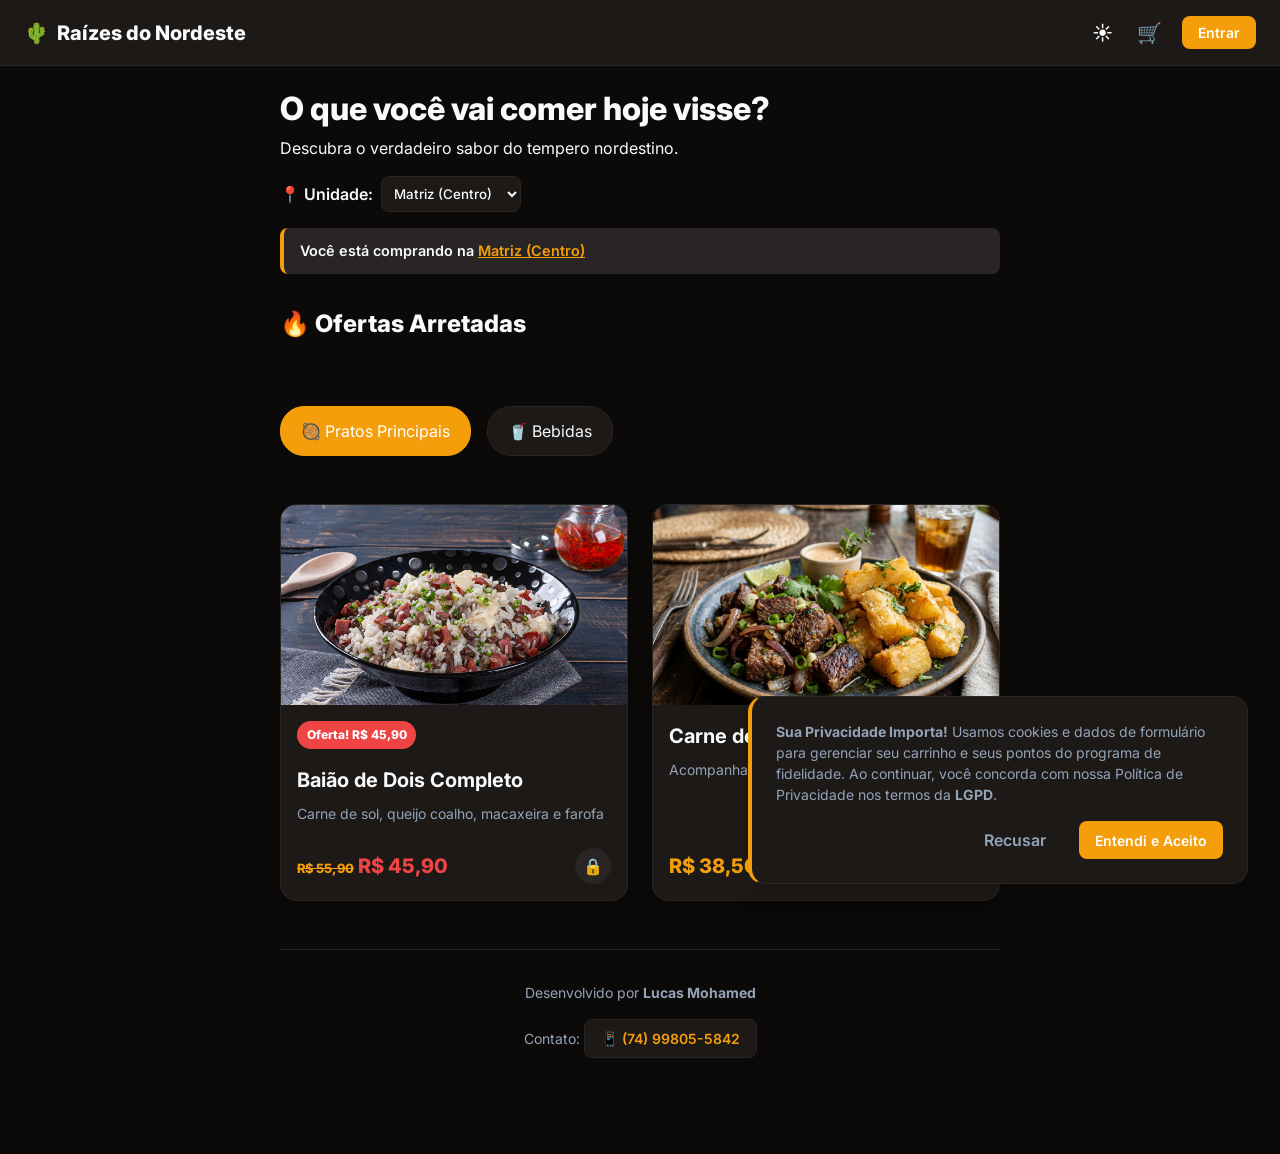
<file: index.html>
<!DOCTYPE html>
<html lang="pt-BR">
<head>
    <meta charset="UTF-8">
    <meta name="viewport" content="width=device-width, initial-scale=1.0, maximum-scale=1.0, user-scalable=no">
    <meta name="description" content="Raízes do Nordeste - Peça seu prato favorito com facilidade.">
    <title>Raízes do Nordeste | Pedidos</title>
    <!-- Google Fonts: Inter -> Premium Modern Look -->
    <link href="https://fonts.googleapis.com/css2?family=Inter:wght@400;500;600;700;800&display=swap" rel="stylesheet">
    <link rel="stylesheet" href="css/style.css">
</head>
<body class="dark-mode">

    <!-- Navbar -->
    <nav class="navbar">
        <div class="logo">
            <span class="icon">🌵</span> Raízes do Nordeste
        </div>
        <div class="nav-actions">
            <!-- Theme Toggle -->
            <button id="theme-toggle" class="btn-icon" aria-label="Alterar Tema">☀️</button>
            <!-- Cart Icon com Badge -->
            <button id="cart-toggle" class="btn-icon cart-trigger" aria-label="Abrir Carrinho">
                🛒 <span id="cart-badge" class="badge">0</span>
            </button>
            <button id="auth-btn" class="btn-primary-small">Entrar</button>
        </div>
    </nav>

    <!-- Main Container -->
    <main id="app-container" class="container">
        
        <!-- View: Cardápio (Padrão) -->
        <section id="view-menu" class="view active">
            
            <header class="home-header">
                <h1>O que você vai comer hoje visse?</h1>
                <p>Descubra o verdadeiro sabor do tempero nordestino.</p>
                <div class="unit-selector">
                    <label for="store-unit">📍 Unidade:</label>
                    <select id="store-unit" onchange="app.changeUnit()">
                        <option value="matriz">Matriz (Centro)</option>
                        <option value="shopping">Filial (Shopping)</option>
                    </select>
                </div>
                <!-- Banner de Unidade Selecionada -->
                <div id="active-unit-banner" class="active-unit-banner">
                    Você está comprando na <span id="current-unit-name">Matriz (Centro)</span>
                </div>
            </header>

            <!-- Seção de Promoções e Campanhas -->
            <div class="promotions-container">
                <h2 class="section-title">🔥 Ofertas Arretadas</h2>
                <div id="promotions-grid" class="promotions-grid">
                    <!-- Gerado via JS -->
                </div>
            </div>

            <!-- Categorias Horizontais -->
            <div class="categories-container">
                <ul id="categories-list" class="scroll-horizontal">
                    <!-- Gerado via JS -->
                </ul>
            </div>

            <!-- Lista de Produtos -->
            <div class="products-grid" id="products-grid">
                <!-- Gerado via JS -->
            </div>
        </section>

        <!-- View: Carrinho & Resumo -->
        <section id="view-cart" class="view hidden">
            <div class="view-header">
                <button class="back-btn" onclick="app.showView('view-menu')">⬅ Voltar</button>
                <h2>Seu Pedido</h2>
            </div>
            
            <div id="cart-items" class="cart-items-list">
                <!-- Itens gerados via JS -->
                <p class="empty-msg">Seu carrinho está vazio.</p>
            </div>

            <!-- Banner de Fidelidade -->
            <div class="loyalty-banner" id="loyalty-banner" style="display: none;">
                <div class="loyalty-info">
                    <span class="icon">⭐</span>
                    <div>
                        <strong>Programa de Pontos</strong>
                        <p>Você tem <span id="user-points">0</span> pontos.</p>
                    </div>
                </div>
                <button id="apply-discount-btn" class="btn-secondary">Usar Desconto</button>
            </div>

            <div class="cart-summary">
                <div class="summary-line">
                    <span>Subtotal</span>
                    <span id="cart-subtotal">R$ 0,00</span>
                </div>
                <!-- Desconto se aplicado -->
                <div class="summary-line discount-line hidden" id="discount-display">
                    <span>Desconto (Fidelidade)</span>
                    <span id="cart-discount">- R$ 0,00</span>
                </div>
                <div class="summary-line total-line">
                    <span>Total</span>
                    <span id="cart-total">R$ 0,00</span>
                </div>
                <button class="btn-primary max-width" id="checkout-btn">Finalizar e Pagar</button>
            </div>
        </section>

        <!-- View: Pagamento Externo (Mock) -->
        <section id="view-payment" class="view hidden center-content">
            <div class="payment-modal">
                <div class="view-header">
                    <button class="back-btn" onclick="app.showView('view-cart')">⬅ Voltar</button>
                    <h2>Pagamento</h2>
                </div>
                <p class="text-muted">Total a pagar: <strong id="pay-total-amount" class="text-accent">R$ 0,00</strong></p>
                
                <div class="payment-options">
                    <button class="btn-pay apple" onclick="app.processPayment('Apple/Google Pay')">💳 Pagar com Apple Pay</button>
                    <button class="btn-pay pix" onclick="app.processPayment('Pix')">❖ Pagar com Pix</button>
                    <button class="btn-pay card" onclick="app.processPayment('Cartão de Crédito')">🛒 Pagar com Cartão</button>
                </div>

                <div id="payment-loader" class="loader hidden">
                    <div class="spinner"></div>
                    <p>Processando pagamento junto à operadora...</p>
                </div>
                
                <div id="payment-success" class="success-message hidden">
                    <div class="check-icon">✓</div>
                    <h3>Pagamento Aprovado!</h3>
                    <p>Seu pedido está sendo preparado na cozinha.</p>
                    <button class="btn-primary mt-2" onclick="app.closeOrder()">Acompanhar Pedido</button>
                </div>
            </div>
        </section>

        <!-- View: Status do Pedido -->
        <section id="view-status" class="view hidden center-content">
            <h2>Status do Pedido #<span id="order-number">0000</span></h2>
            <div class="status-tracker">
                <div class="step active">Recebido</div>
                <div class="step">Preparando</div>
                <div class="step">Pronto para Retirada</div>
            </div>
            <p class="mt-2 text-muted">Você ganhou <span id="earned-points" class="text-accent">0</span> pontos com esta compra!</p>
            <button class="btn-secondary mt-2" onclick="window.location.reload()">Novo Pedido</button>
        </section>

        <!-- View: Perfil do Usuário (Novo) -->
        <section id="view-profile" class="view hidden">
            <div class="view-header">
                <button class="back-btn" onclick="app.showView('view-menu')">⬅ Voltar</button>
                <h2>Meu Perfil</h2>
            </div>
            <div class="profile-card">
                <div class="profile-header">
                    <div class="avatar">👤</div>
                    <div>
                        <h3 id="profile-name">Nome do Usuário</h3>
                        <p class="text-muted" id="profile-email">email@exemplo.com</p>
                    </div>
                </div>
                <div class="profile-details">
                    <div class="detail-item"><strong>📍 Endereço:</strong> <span id="profile-address">-</span></div>
                    <div class="detail-item"><strong>📱 Telefone:</strong> <span id="profile-phone">-</span></div>
                    <div class="detail-item"><strong>🆔 CPF:</strong> <span id="profile-cpf">-</span></div>
                    <div class="detail-item"><strong>⭐ Pontos Fidelidade:</strong> <span id="profile-points">0</span></div>
                </div>
                <button class="btn-secondary max-width mt-2" onclick="app.toggleAuthMock()">Sair da Conta</button>
            </div>
        </section>

        <!-- Footer -->
        <footer class="app-footer">
            <p>Desenvolvido por <strong>Lucas Mohamed</strong></p>
            <p>Contato: <a href="https://wa.me/5574998055842" target="_blank" class="footer-link">📱 (74) 99805-5842</a></p>
        </footer>

    </main>

    <!-- Barra de Navegação Inferior (Mobile App Feel) -->
    <nav class="bottom-nav">
        <a href="#" class="nav-item active" onclick="app.showView('view-menu')">
            <span>🏠</span>
            <small>Início</small>
        </a>
        <a href="#" class="nav-item" onclick="app.showView('view-profile')">
            <span>👤</span>
            <small>Perfil</small>
        </a>
        <a href="#" class="nav-item cart-trigger" onclick="app.showView('view-cart')">
            <span>🛒</span>
            <small>Carrinho</small>
        </a>
    </nav>

    <!-- LGPD Consent Banner -->
    <div id="lgpd-banner" class="lgpd-banner hidden">
        <div class="lgpd-content">
            <p><strong>Sua Privacidade Importa!</strong> Usamos cookies e dados de formulário para gerenciar seu carrinho e seus pontos do programa de fidelidade. Ao continuar, você concorda com nossa Política de Privacidade nos termos da <strong>LGPD</strong>.</p>
            <div class="lgpd-actions">
                <button class="btn-ghost" id="lgpd-decline">Recusar</button>
                <button class="btn-primary-small" id="lgpd-accept">Entendi e Aceito</button>
            </div>
        </div>
    </div>

    <!-- Scripts -->
    <script src="js/data.js"></script>
    <script src="js/app.js"></script>

    <!-- Modal de Autenticação (Cadastro/Login) -->
    <div id="auth-modal" class="modal hidden">
        <div class="modal-content">
            <button class="close-modal" aria-label="Fechar" onclick="app.closeAuthModal()">×</button>
            <div id="auth-form-container">
                <h2 id="auth-modal-title">Bem-vindo visse?</h2>
                <p id="auth-modal-desc">Faça seu login ou crie sua conta para ganhar pontos.</p>
                <form id="auth-form" onsubmit="app.handleAuthSubmit(event)">
                    <div class="form-group" id="name-group">
                        <label for="user-name">Nome Completo</label>
                        <input type="text" id="user-name" placeholder="Como quer ser chamado?">
                    </div>
                    <div class="form-group" id="phone-group">
                        <label for="user-phone">Telefone / WhatsApp</label>
                        <input type="tel" id="user-phone" placeholder="(00) 00000-0000">
                    </div>
                    <div class="form-group">
                        <label for="user-email">E-mail</label>
                        <input type="email" id="user-email" required placeholder="seu@email.com">
                    </div>
                    <div class="form-group" id="cpf-group">
                        <label for="user-cpf">CPF</label>
                        <input type="text" id="user-cpf" placeholder="000.000.000-00">
                    </div>
                    <div class="form-group" id="address-group">
                        <label for="user-address">Endereço Completo</label>
                        <textarea id="user-address" rows="3" placeholder="Rua, número, bairro e ponto de referência"></textarea>
                    </div>
                    <div class="form-group">
                        <label for="user-pass">Senha</label>
                        <input type="password" id="user-pass" required placeholder="********">
                    </div>
                    <button type="submit" class="btn-primary" id="auth-submit-btn">Entrar</button>
                </form>
                <p class="auth-switch">Ainda não tem conta? <a href="#" onclick="app.switchAuthMode('register')">Cadastre-se</a></p>
            </div>
        </div>
    </div>
</body>
</html>
</file>
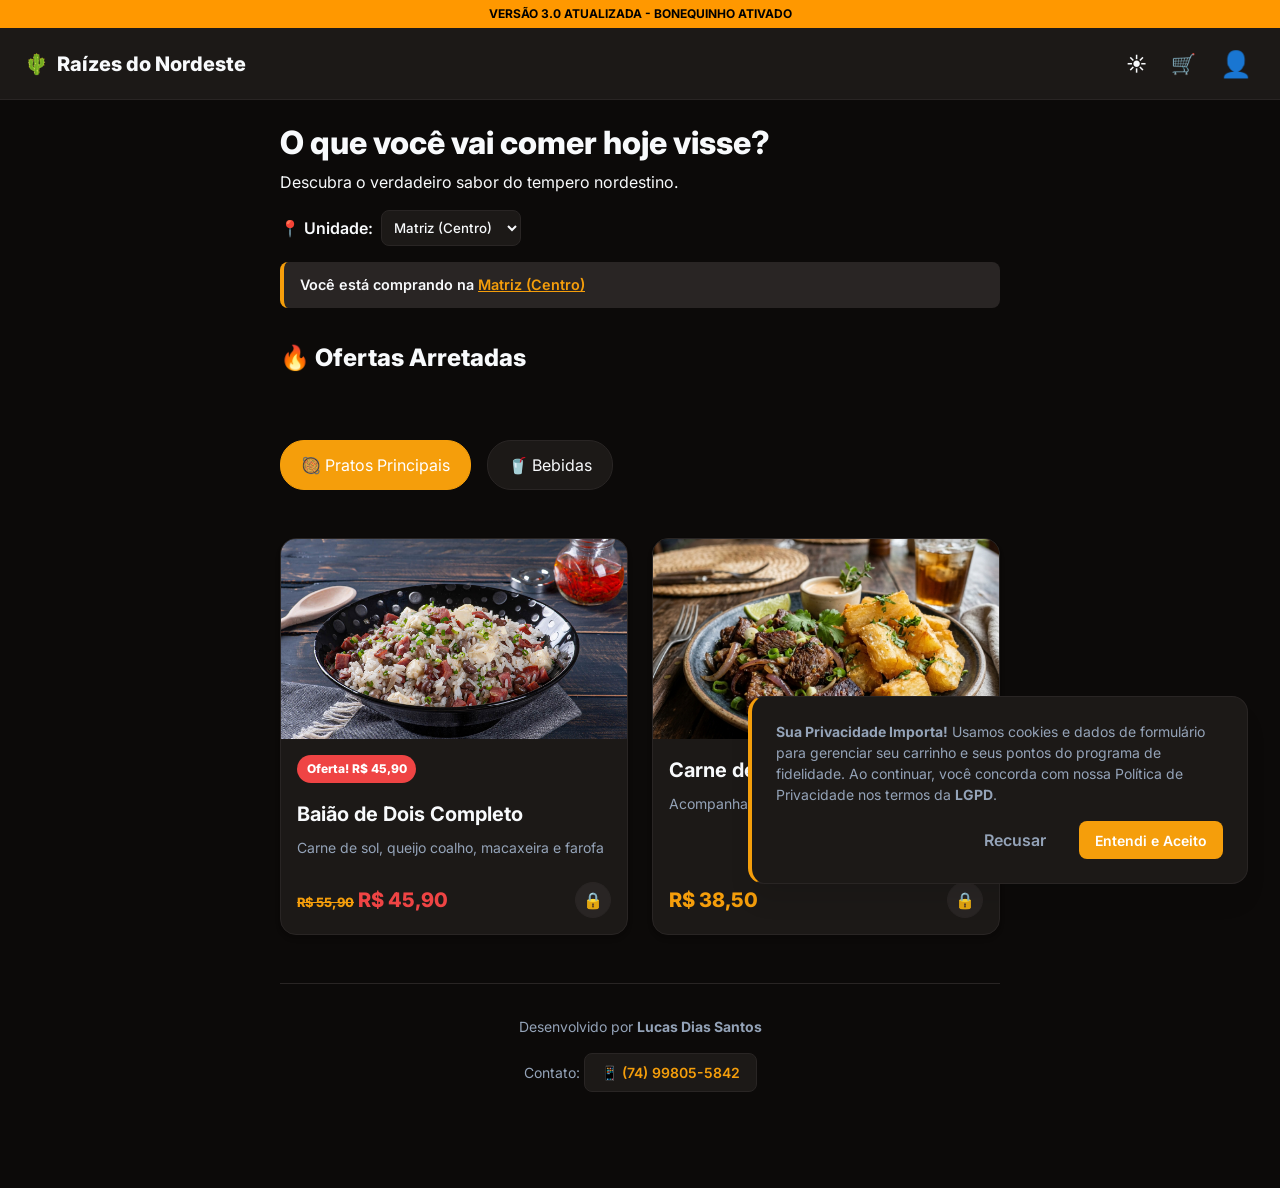
<file: index_novo.html>
<!DOCTYPE html>
<html lang="pt-BR">
<head>
    <meta charset="UTF-8">
    <meta name="viewport" content="width=device-width, initial-scale=1.0, maximum-scale=1.0, user-scalable=no">
    <meta name="description" content="Raízes do Nordeste - Peça seu prato favorito com facilidade.">
    <title>Raízes do Nordeste | Pedidos</title>
    <!-- Google Fonts: Inter -> Premium Modern Look -->
    <link href="https://fonts.googleapis.com/css2?family=Inter:wght@400;500;600;700;800&display=swap" rel="stylesheet">
    <link rel="stylesheet" href="css/style.css?v=11">
</head>
<body class="dark-mode">
    <div style="background: #ff9800; color: #000; text-align: center; padding: 5px; font-weight: bold; font-size: 12px; position: relative; z-index: 9999;">
        VERSÃO 3.0 ATUALIZADA - BONEQUINHO ATIVADO
    </div>

    <!-- Navbar -->
    <nav class="navbar">
        <div class="logo" onclick="app.showView('view-menu')" style="cursor: pointer;">
            <span class="icon">🌵</span> Raízes do Nordeste
        </div>
        <div class="nav-actions">
            <!-- Theme Toggle -->
            <button id="theme-toggle" class="btn-icon" aria-label="Alterar Tema">☀️</button>
            <!-- Cart Icon com Badge -->
            <button id="cart-toggle" class="btn-icon cart-trigger" aria-label="Abrir Carrinho">
                🛒 <span id="cart-badge" class="badge">0</span>
            </button>
            <button id="auth-btn" class="btn-icon profile-trigger" aria-label="Acessar Perfil">
                <span class="profile-icon">👤</span>
            </button>
        </div>
    </nav>

    <!-- Main Container -->
    <main id="app-container" class="container">
        
        <!-- View: Cardápio (Padrão) -->
        <section id="view-menu" class="view active">
            
            <header class="home-header">
                <h1>O que você vai comer hoje visse?</h1>
                <p>Descubra o verdadeiro sabor do tempero nordestino.</p>
                <div class="unit-selector">
                    <label for="store-unit">📍 Unidade:</label>
                    <select id="store-unit" onchange="app.changeUnit()">
                        <option value="matriz">Matriz (Centro)</option>
                        <option value="shopping">Filial (Shopping)</option>
                    </select>
                </div>
                <!-- Banner de Unidade Selecionada -->
                <div id="active-unit-banner" class="active-unit-banner">
                    Você está comprando na <span id="current-unit-name">Matriz (Centro)</span>
                </div>
            </header>

            <!-- Seção de Promoções e Campanhas -->
            <div class="promotions-container">
                <h2 class="section-title">🔥 Ofertas Arretadas</h2>
                <div id="promotions-grid" class="promotions-grid">
                    <!-- Gerado via JS -->
                </div>
            </div>

            <!-- Categorias Horizontais -->
            <div class="categories-container">
                <ul id="categories-list" class="scroll-horizontal">
                    <!-- Gerado via JS -->
                </ul>
            </div>

            <!-- Lista de Produtos -->
            <div class="products-grid" id="products-grid">
                <!-- Gerado via JS -->
            </div>
        </section>

        <!-- View: Carrinho & Resumo -->
        <section id="view-cart" class="view hidden">
            <div class="view-header">
                <button class="back-btn" onclick="app.showView('view-menu')">⬅ Voltar</button>
                <h2>Seu Pedido</h2>
            </div>
            
            <div id="cart-items" class="cart-items-list">
                <!-- Itens gerados via JS -->
                <p class="empty-msg">Seu carrinho está vazio.</p>
            </div>

            <!-- Banner de Fidelidade -->
            <div class="loyalty-banner" id="loyalty-banner" style="display: none;">
                <div class="loyalty-info">
                    <span class="icon">⭐</span>
                    <div>
                        <strong>Programa de Pontos</strong>
                        <p>Você tem <span id="user-points">0</span> pontos.</p>
                    </div>
                </div>
                <button id="apply-discount-btn" class="btn-secondary">Usar Desconto</button>
            </div>

            <div class="cart-summary">
                <div class="summary-line">
                    <span>Subtotal</span>
                    <span id="cart-subtotal">R$ 0,00</span>
                </div>
                <!-- Desconto se aplicado -->
                <div class="summary-line discount-line hidden" id="discount-display">
                    <span>Desconto (Fidelidade)</span>
                    <span id="cart-discount">- R$ 0,00</span>
                </div>
                <div class="summary-line total-line">
                    <span>Total</span>
                    <span id="cart-total">R$ 0,00</span>
                </div>
                <button class="btn-primary max-width" id="checkout-btn">Finalizar e Pagar</button>
            </div>
        </section>

        <!-- View: Pagamento Externo (Mock) -->
        <section id="view-payment" class="view hidden center-content">
            <div class="payment-modal">
                <div class="view-header">
                    <button class="back-btn" onclick="app.showView('view-cart')">⬅ Voltar</button>
                    <h2>Pagamento</h2>
                </div>
                <p class="text-muted">Total a pagar: <strong id="pay-total-amount" class="text-accent">R$ 0,00</strong></p>
                
                <div class="payment-options">
                    <button class="btn-pay apple" onclick="app.processPayment('Apple/Google Pay')">💳 Pagar com Apple Pay</button>
                    <button class="btn-pay pix" onclick="app.processPayment('Pix')">❖ Pagar com Pix</button>
                    <button class="btn-pay card" onclick="app.processPayment('Cartão de Crédito')">🛒 Pagar com Cartão</button>
                </div>

                <div id="payment-loader" class="loader hidden">
                    <div class="spinner"></div>
                    <p>Processando pagamento junto à operadora...</p>
                </div>
                
                <div id="payment-success" class="success-message hidden">
                    <div class="check-icon">✓</div>
                    <h3>Pagamento Aprovado!</h3>
                    <p>Seu pedido está sendo preparado na cozinha.</p>
                    <button class="btn-primary mt-2" onclick="app.closeOrder()">Acompanhar Pedido</button>
                </div>
            </div>
        </section>

        <!-- View: Status do Pedido -->
        <section id="view-status" class="view hidden center-content">
            <h2>Status do Pedido #<span id="order-number">0000</span></h2>
            <div class="status-tracker">
                <div class="step active">Recebido</div>
                <div class="step">Preparando</div>
                <div class="step">Pronto para Retirada</div>
            </div>
            <p class="mt-2 text-muted">Você ganhou <span id="earned-points" class="text-accent">0</span> pontos com esta compra!</p>
            <button class="btn-secondary mt-2" onclick="window.location.reload()">Novo Pedido</button>
        </section>

        <!-- View: Perfil do Usuário -->
        <section id="view-profile" class="view hidden">
            <div class="view-header">
                <button class="back-btn" onclick="app.showView('view-menu')">⬅ Voltar</button>
                <h2>Meu Perfil</h2>
            </div>
            <div class="profile-card">
                <div class="profile-header">
                    <div class="avatar">👤</div>
                    <div>
                        <h3 id="profile-name">Nome do Usuário</h3>
                        <p class="text-muted" id="profile-email">email@exemplo.com</p>
                    </div>
                </div>
                <div class="profile-details">
                    <div class="detail-item"><strong>📍 Endereço:</strong> <span id="profile-address">-</span></div>
                    <div class="detail-item"><strong>📱 Telefone:</strong> <span id="profile-phone">-</span></div>
                    <div class="detail-item"><strong>🆔 CPF:</strong> <span id="profile-cpf">-</span></div>
                    <div class="detail-item"><strong>⭐ Pontos Fidelidade:</strong> <span id="profile-points">0</span></div>
                </div>
                <button class="btn-secondary max-width mt-2" onclick="app.logoutUser()">Sair da Conta</button>
            </div>
        </section>

        <!-- View: Tela de Login/Cadastro Dedicada -->
        <section id="view-auth" class="view hidden">
            <div class="auth-screen">
                <header class="auth-header">
                    <h2 id="auth-view-title">Bem-vindo visse?</h2>
                    <p id="auth-view-desc">Faça seu login para continuar.</p>
                </header>
                
                <form id="auth-view-form" class="auth-form-robust" onsubmit="app.handleAuthSubmit(event)">
                    <!-- Campo Nome (Somente Cadastro) -->
                    <div class="form-group" id="view-name-group">
                        <label for="v-user-name">Nome Completo</label>
                        <input type="text" id="v-user-name" placeholder="Como quer ser chamado?">
                    </div>

                    <!-- Telefone / WhatsApp (Somente Cadastro) -->
                    <div class="form-group" id="view-phone-group">
                        <label for="v-user-phone">WhatsApp / Telefone</label>
                        <input type="tel" id="v-user-phone" placeholder="(00) 00000-0000">
                    </div>

                    <div class="form-group">
                        <label for="v-user-email">E-mail</label>
                        <input type="email" id="v-user-email" required placeholder="seu@email.com">
                    </div>

                    <!-- CPF (Somente Cadastro) -->
                    <div class="form-group" id="view-cpf-group">
                        <label for="v-user-cpf">CPF</label>
                        <input type="text" id="v-user-cpf" placeholder="000.000.000-00">
                    </div>

                    <!-- Endereço Completo (Somente Cadastro) -->
                    <div class="form-group" id="view-address-group">
                        <label for="v-user-address">Endereço de Entrega</label>
                        <textarea id="v-user-address" placeholder="Rua, número, bairro e referência" rows="3"></textarea>
                    </div>

                    <div class="form-group">
                        <label for="v-user-pass">Senha</label>
                        <input type="password" id="v-user-pass" required placeholder="********">
                    </div>

                    <button type="submit" class="btn-primary max-width" id="view-auth-submit-btn">Entrar</button>
                </form>

                <p class="auth-switch text-center mt-2">
                    <span id="auth-switch-text">Ainda não tem conta?</span> 
                    <a href="#" id="auth-switch-link" onclick="app.switchAuthMode('register')">Cadastre-se</a>
                </p>

                <button class="btn-ghost max-width mt-1" onclick="app.showView('view-menu')">Continuar sem Login</button>
            </div>
        </section>

        <!-- Footer -->
        <footer class="app-footer">
            <p>Desenvolvido por <strong>Lucas Dias Santos</strong></p>
            <p>Contato: <a href="https://wa.me/5574998055842" target="_blank" class="footer-link">📱 (74) 99805-5842</a></p>
        </footer>

    </main>

    <!-- Barra de Navegação Inferior (Foco em Navegação Rápida) -->
    <nav class="bottom-nav">
        <a href="#" class="nav-item active" onclick="app.showView('view-menu')">
            <span>🏠</span>
            <small>Início</small>
        </a>
        <a href="#" class="nav-item cart-trigger" onclick="app.showView('view-cart')">
            <span>🛒</span>
            <small>Carrinho</small>
        </a>
    </nav>

    <!-- LGPD Consent Banner -->
    <div id="lgpd-banner" class="lgpd-banner hidden">
        <div class="lgpd-content">
            <p><strong>Sua Privacidade Importa!</strong> Usamos cookies e dados de formulário para gerenciar seu carrinho e seus pontos do programa de fidelidade. Ao continuar, você concorda com nossa Política de Privacidade nos termos da <strong>LGPD</strong>.</p>
            <div class="lgpd-actions">
                <button class="btn-ghost" id="lgpd-decline">Recusar</button>
                <button class="btn-primary-small" id="lgpd-accept">Entendi e Aceito</button>
            </div>
        </div>
    </div>

    <!-- Scripts -->
    <script src="js/data.js?v=11"></script>
    <script src="js/app.js?v=11"></script>
</body>
</html>
</file>
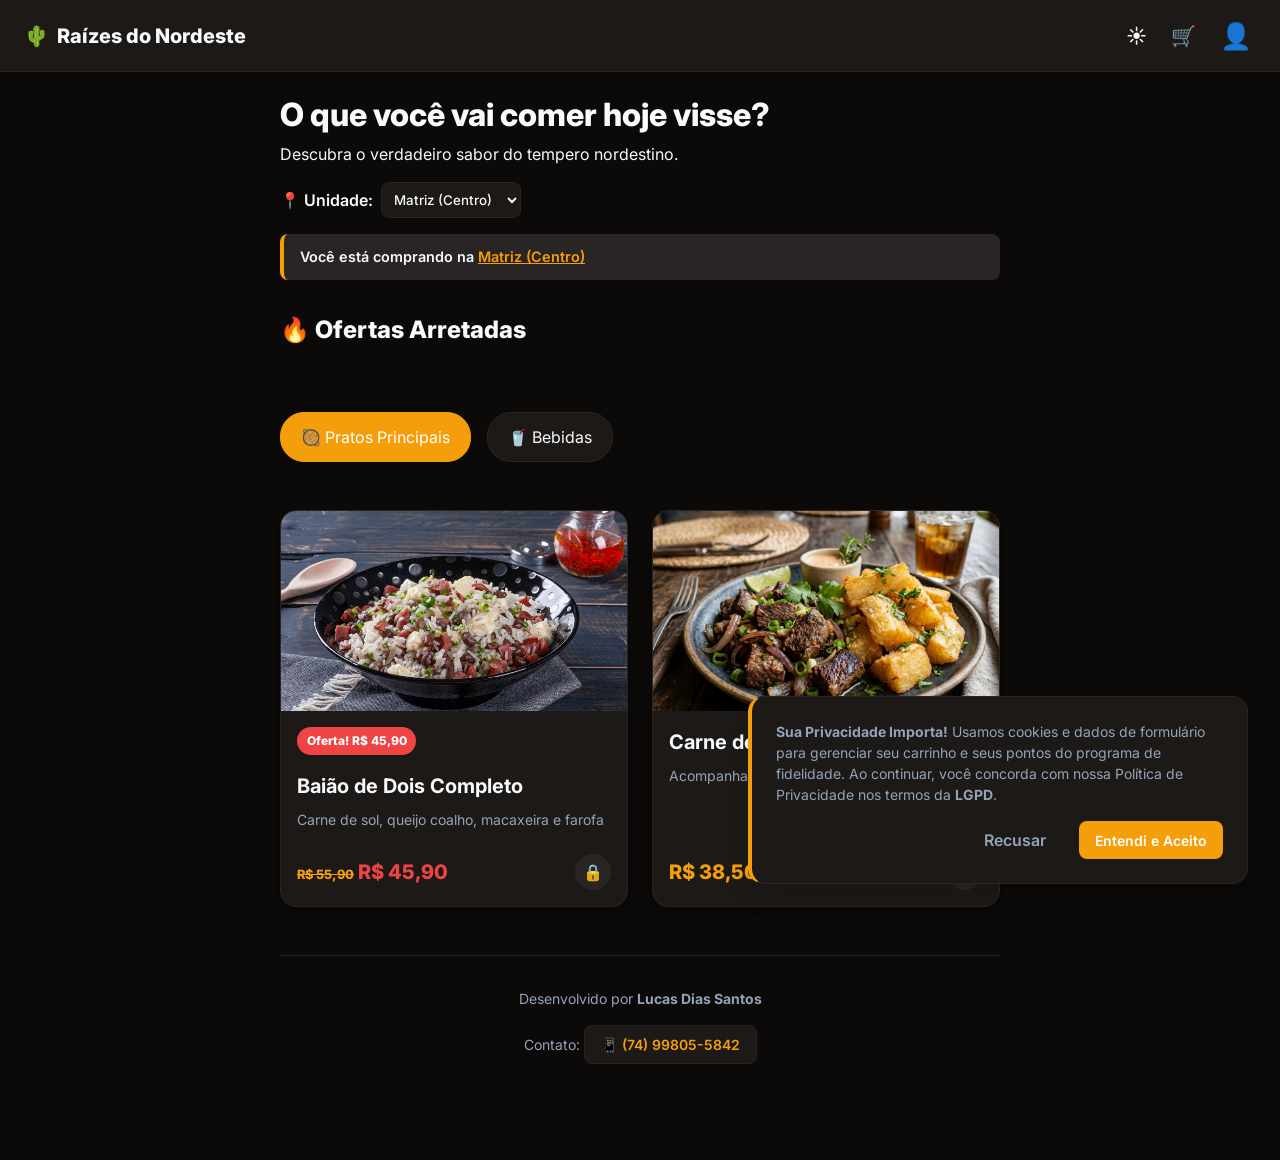
<file: index_php.html>
<!DOCTYPE html>
<html lang="pt-BR">
<head>
    <meta charset="UTF-8">
    <meta name="viewport" content="width=device-width, initial-scale=1.0, maximum-scale=1.0, user-scalable=no">
    <meta name="description" content="Raízes do Nordeste - Peça seu prato favorito com facilidade.">
    <title>Raízes do Nordeste | Pedidos</title>
    <!-- Google Fonts: Inter -> Premium Modern Look -->
    <link href="https://fonts.googleapis.com/css2?family=Inter:wght@400;500;600;700;800&display=swap" rel="stylesheet">
    <link rel="stylesheet" href="css/style.css?v=3">
</head>
<body class="dark-mode">

    <!-- Navbar -->
    <nav class="navbar">
        <div class="logo" onclick="app.showView('view-menu')" style="cursor: pointer;">
            <span class="icon">🌵</span> Raízes do Nordeste
        </div>
        <div class="nav-actions">
            <!-- Theme Toggle -->
            <button id="theme-toggle" class="btn-icon" aria-label="Alterar Tema">☀️</button>
            <!-- Cart Icon com Badge -->
            <button id="cart-toggle" class="btn-icon cart-trigger" aria-label="Abrir Carrinho">
                🛒 <span id="cart-badge" class="badge">0</span>
            </button>
            <button id="auth-btn" class="btn-icon profile-trigger" aria-label="Acessar Perfil">
                <span class="profile-icon">👤</span>
            </button>
        </div>
    </nav>

    <!-- Main Container -->
    <main id="app-container" class="container">
        
        <!-- View: Cardápio (Padrão) -->
        <section id="view-menu" class="view active">
            
            <header class="home-header">
                <h1>O que você vai comer hoje visse?</h1>
                <p>Descubra o verdadeiro sabor do tempero nordestino.</p>
                <div class="unit-selector">
                    <label for="store-unit">📍 Unidade:</label>
                    <select id="store-unit" onchange="app.changeUnit()">
                        <option value="matriz">Matriz (Centro)</option>
                        <option value="shopping">Filial (Shopping)</option>
                    </select>
                </div>
                <!-- Banner de Unidade Selecionada -->
                <div id="active-unit-banner" class="active-unit-banner">
                    Você está comprando na <span id="current-unit-name">Matriz (Centro)</span>
                </div>
            </header>

            <!-- Seção de Promoções e Campanhas -->
            <div class="promotions-container">
                <h2 class="section-title">🔥 Ofertas Arretadas</h2>
                <div id="promotions-grid" class="promotions-grid">
                    <!-- Gerado via JS -->
                </div>
            </div>

            <!-- Categorias Horizontais -->
            <div class="categories-container">
                <ul id="categories-list" class="scroll-horizontal">
                    <!-- Gerado via JS -->
                </ul>
            </div>

            <!-- Lista de Produtos -->
            <div class="products-grid" id="products-grid">
                <!-- Gerado via JS -->
            </div>
        </section>

        <!-- View: Carrinho & Resumo -->
        <section id="view-cart" class="view hidden">
            <div class="view-header">
                <button class="back-btn" onclick="app.showView('view-menu')">⬅ Voltar</button>
                <h2>Seu Pedido</h2>
            </div>
            
            <div id="cart-items" class="cart-items-list">
                <!-- Itens gerados via JS -->
                <p class="empty-msg">Seu carrinho está vazio.</p>
            </div>

            <!-- Banner de Fidelidade -->
            <div class="loyalty-banner" id="loyalty-banner" style="display: none;">
                <div class="loyalty-info">
                    <span class="icon">⭐</span>
                    <div>
                        <strong>Programa de Pontos</strong>
                        <p>Você tem <span id="user-points">0</span> pontos.</p>
                    </div>
                </div>
                <button id="apply-discount-btn" class="btn-secondary">Usar Desconto</button>
            </div>

            <div class="cart-summary">
                <div class="summary-line">
                    <span>Subtotal</span>
                    <span id="cart-subtotal">R$ 0,00</span>
                </div>
                <!-- Desconto se aplicado -->
                <div class="summary-line discount-line hidden" id="discount-display">
                    <span>Desconto (Fidelidade)</span>
                    <span id="cart-discount">- R$ 0,00</span>
                </div>
                <div class="summary-line total-line">
                    <span>Total</span>
                    <span id="cart-total">R$ 0,00</span>
                </div>
                <button class="btn-primary max-width" id="checkout-btn">Finalizar e Pagar</button>
            </div>
        </section>

        <!-- View: Pagamento Externo (Mock) -->
        <section id="view-payment" class="view hidden center-content">
            <div class="payment-modal">
                <div class="view-header">
                    <button class="back-btn" onclick="app.showView('view-cart')">⬅ Voltar</button>
                    <h2>Pagamento</h2>
                </div>
                <p class="text-muted">Total a pagar: <strong id="pay-total-amount" class="text-accent">R$ 0,00</strong></p>
                
                <div class="payment-options">
                    <button class="btn-pay apple" onclick="app.processPayment('Apple/Google Pay')">💳 Pagar com Apple Pay</button>
                    <button class="btn-pay pix" onclick="app.processPayment('Pix')">❖ Pagar com Pix</button>
                    <button class="btn-pay card" onclick="app.processPayment('Cartão de Crédito')">🛒 Pagar com Cartão</button>
                </div>

                <div id="payment-loader" class="loader hidden">
                    <div class="spinner"></div>
                    <p>Processando pagamento junto à operadora...</p>
                </div>
                
                <div id="payment-success" class="success-message hidden">
                    <div class="check-icon">✓</div>
                    <h3>Pagamento Aprovado!</h3>
                    <p>Seu pedido está sendo preparado na cozinha.</p>
                    <button class="btn-primary mt-2" onclick="app.closeOrder()">Acompanhar Pedido</button>
                </div>
            </div>
        </section>

        <!-- View: Status do Pedido -->
        <section id="view-status" class="view hidden center-content">
            <h2>Status do Pedido #<span id="order-number">0000</span></h2>
            <div class="status-tracker">
                <div class="step active">Recebido</div>
                <div class="step">Preparando</div>
                <div class="step">Pronto para Retirada</div>
            </div>
            <p class="mt-2 text-muted">Você ganhou <span id="earned-points" class="text-accent">0</span> pontos com esta compra!</p>
            <button class="btn-secondary mt-2" onclick="window.location.reload()">Novo Pedido</button>
        </section>

        <!-- View: Perfil do Usuário -->
        <section id="view-profile" class="view hidden">
            <div class="view-header">
                <button class="back-btn" onclick="app.showView('view-menu')">⬅ Voltar</button>
                <h2>Meu Perfil</h2>
            </div>
            <div class="profile-card">
                <div class="profile-header">
                    <div class="avatar">👤</div>
                    <div>
                        <h3 id="profile-name">Nome do Usuário</h3>
                        <p class="text-muted" id="profile-email">email@exemplo.com</p>
                    </div>
                </div>
                <div class="profile-details">
                    <div class="detail-item"><strong>📍 Endereço:</strong> <span id="profile-address">-</span></div>
                    <div class="detail-item"><strong>📱 Telefone:</strong> <span id="profile-phone">-</span></div>
                    <div class="detail-item"><strong>🆔 CPF:</strong> <span id="profile-cpf">-</span></div>
                    <div class="detail-item"><strong>⭐ Pontos Fidelidade:</strong> <span id="profile-points">0</span></div>
                </div>
                <button class="btn-secondary max-width mt-2" onclick="app.logoutUser()">Sair da Conta</button>
            </div>
        </section>

        <!-- View: Tela de Login/Cadastro Dedicada -->
        <section id="view-auth" class="view hidden">
            <div class="auth-screen">
                <header class="auth-header">
                    <h2 id="auth-view-title">Bem-vindo visse?</h2>
                    <p id="auth-view-desc">Faça seu login para continuar.</p>
                </header>
                
                <form id="auth-view-form" class="auth-form-robust" onsubmit="app.handleAuthSubmit(event)">
                    <!-- Campo Nome (Somente Cadastro) -->
                    <div class="form-group hidden" id="view-name-group">
                        <label for="v-user-name">Nome Completo</label>
                        <input type="text" id="v-user-name" placeholder="Como quer ser chamado?">
                    </div>

                    <!-- Telefone / WhatsApp (Somente Cadastro) -->
                    <div class="form-group hidden" id="view-phone-group">
                        <label for="v-user-phone">WhatsApp / Telefone</label>
                        <input type="tel" id="v-user-phone" placeholder="(00) 00000-0000">
                    </div>

                    <div class="form-group">
                        <label id="label-identifier" for="v-user-email">E-mail ou CPF</label>
                        <input type="text" id="v-user-email" required placeholder="seu@email.com ou 000.000.000-00">
                    </div>

                    <!-- CPF (Somente Cadastro) -->
                    <div class="form-group hidden" id="view-cpf-group">
                        <label for="v-user-cpf">CPF</label>
                        <input type="text" id="v-user-cpf" placeholder="000.000.000-00">
                    </div>

                    <!-- Endereço Completo (Somente Cadastro) -->
                    <div class="form-group hidden" id="view-address-group">
                        <label for="v-user-address">Endereço de Entrega</label>
                        <textarea id="v-user-address" placeholder="Rua, número, bairro e referência" rows="3"></textarea>
                    </div>

                    <div class="form-group">
                        <label for="v-user-pass">Senha</label>
                        <input type="password" id="v-user-pass" required placeholder="********">
                    </div>

                    <button type="submit" class="btn-primary max-width" id="view-auth-submit-btn">Entrar</button>
                </form>

                <p class="auth-switch text-center mt-2">
                    <span id="auth-switch-text">Ainda não tem conta?</span> 
                    <a href="#" id="auth-switch-link" onclick="app.switchAuthMode('register')">Cadastre-se</a>
                </p>

                <button class="btn-ghost max-width mt-1" onclick="app.showView('view-menu')">Continuar sem Login</button>
            </div>
        </section>

        <!-- Footer -->
        <footer class="app-footer">
            <p>Desenvolvido por <strong>Lucas Dias Santos</strong></p>
            <p>Contato: <a href="https://wa.me/5574998055842" target="_blank" class="footer-link">📱 (74) 99805-5842</a></p>
        </footer>

    </main>

    <!-- Barra de Navegação Inferior (Foco em Navegação Rápida) -->
    <nav class="bottom-nav">
        <a href="#" class="nav-item active" onclick="app.showView('view-menu')">
            <span>🏠</span>
            <small>Início</small>
        </a>
        <a href="#" class="nav-item cart-trigger" onclick="app.showView('view-cart')">
            <span>🛒</span>
            <small>Carrinho</small>
        </a>
    </nav>

    <!-- Modal: Login Obrigatório -->
    <div id="auth-required-modal" class="auth-required-overlay hidden">
        <div class="auth-required-box">
            <div class="auth-required-icon">🔒</div>
            <h3>Login Necessário</h3>
            <p id="auth-required-msg">Para adicionar ao carrinho, faça login ou cadastre-se.</p>
            <div class="auth-required-actions">
                <button class="btn-primary" onclick="document.getElementById('auth-required-modal').classList.add('hidden'); app.openAuthModal('login')">Fazer Login</button>
                <button class="btn-secondary" onclick="document.getElementById('auth-required-modal').classList.add('hidden'); app.openAuthModal('register')">Cadastrar-se</button>
                <button class="btn-ghost" onclick="document.getElementById('auth-required-modal').classList.add('hidden')">Cancelar</button>
            </div>
        </div>
    </div>

    <!-- LGPD Consent Banner -->
    <div id="lgpd-banner" class="lgpd-banner hidden">
        <div class="lgpd-content">
            <p><strong>Sua Privacidade Importa!</strong> Usamos cookies e dados de formulário para gerenciar seu carrinho e seus pontos do programa de fidelidade. Ao continuar, você concorda com nossa Política de Privacidade nos termos da <strong>LGPD</strong>.</p>
            <div class="lgpd-actions">
                <button class="btn-ghost" id="lgpd-decline">Recusar</button>
                <button class="btn-primary-small" id="lgpd-accept">Entendi e Aceito</button>
            </div>
        </div>
    </div>

    <!-- Scripts -->
    <script src="js/app.js?v=5"></script>
</body>
</html>
</file>
<file: css/style.css>
/* Variáveis Globais (Design Tokens Premium) */
:root {
    --bg-color: #f8fafc;
    --text-color: #0f172a;
    --text-muted: #64748b;
    --surface: #ffffff;
    --surface-hover: #f1f5f9;
    --border: #e2e8f0;
    
    /* Brand Colors */
    --accent: #f59e0b; /* Amarelo premium */
    --accent-hover: #d97706;
    --primary: #ef4444; /* Vermelho lanchonete */
    
    --success: #10b981;
    --danger: #ef4444;
    
    --radius-sm: 8px;
    --radius-md: 16px;
    --radius-lg: 24px;
    
    --shadow: 0 4px 6px -1px rgba(0, 0, 0, 0.1), 0 2px 4px -1px rgba(0, 0, 0, 0.06);
    --shadow-float: 0 20px 25px -5px rgba(0, 0, 0, 0.1);
}

/* Dark Mode Theme */
.dark-mode {
    --bg-color: #0c0a09; /* Deep dark */
    --text-color: #f8fafc;
    --text-muted: #94a3b8;
    --surface: #1c1917; /* Dark surface */
    --surface-hover: #292524;
    --border: #292524;
    
    /* Efeitos glassmorphism para dark mode */
    --surface-glass: rgba(28, 25, 23, 0.8);
}

* { margin: 0; padding: 0; box-sizing: border-box; font-family: 'Inter', sans-serif; }

body {
    background-color: var(--bg-color);
    color: var(--text-color);
    font-size: 16px;
    line-height: 1.5;
    transition: background-color 0.3s, color 0.3s;
    padding-bottom: 80px; /* espaco pra navegação mobile */
    overflow-x: hidden;
}

/* Utilitários */
.hidden { display: none !important; }
.text-accent { color: var(--accent); }
.text-muted { color: var(--text-muted); }
.btn-icon { background: none; border: none; font-size: 1.5rem; cursor: pointer; position: relative; color: var(--text-color); transition: 0.3s; padding: 0.5rem; }
.btn-icon:hover { transform: scale(1.1); color: var(--accent); }
.profile-icon { font-size: 1.6rem; display: inline-block; vertical-align: middle; }
.mt-2 { margin-top: 1rem; }

/* Navbar Superior */
.navbar {
    position: sticky;
    top: 0;
    z-index: 100;
    display: flex;
    justify-content: space-between;
    align-items: center;
    padding: 1rem 1.5rem;
    background: var(--surface);
    border-bottom: 1px solid var(--border);
    backdrop-filter: blur(10px);
}
.navbar .logo { font-weight: 800; font-size: 1.25rem; display: flex; align-items: center; gap: 0.5rem; }
.nav-actions { display: flex; gap: 1rem; align-items: center; }

/* Botões */
button {
    cursor: pointer; border: none; outline: none; background: transparent; 
    font-weight: 600; font-size: 1rem; border-radius: var(--radius-md);
    transition: all 0.2s ease;
}
.btn-primary { background: var(--accent); color: #fff; padding: 1rem 1.5rem; width: 100%; box-shadow: 0 4px 15px rgba(245, 158, 11, 0.3); }
.btn-primary:hover { background: var(--accent-hover); transform: translateY(-2px); }
.btn-primary-small { background: var(--accent); color: #fff; padding: 0.5rem 1rem; border-radius: var(--radius-sm); font-size: 0.875rem;}
.btn-secondary { background: var(--surface-hover); color: var(--text-color); padding: 0.75rem 1.5rem; border: 1px solid var(--border); }
.btn-icon { font-size: 1.25rem; position: relative; padding: 0.25rem; }
.back-btn { display: inline-flex; align-items: center; gap: 0.5rem; margin-bottom: 1rem; color: var(--text-muted); }

/* Badges */
.badge {
    position: absolute; top: -5px; right: -8px; background: var(--primary); color: white;
    font-size: 0.7rem; font-weight: bold; width: 18px; height: 18px; display: flex;
    justify-content: center; align-items: center; border-radius: 50%;
}

/* Layout Container */
.container { padding: 1.5rem; max-width: 768px; margin: 0 auto; min-height: 80vh; }

/* Home / Views */
.home-header { margin-bottom: 2rem; }
.home-header h1 { font-size: 2rem; font-weight: 800; line-height: 1.2; margin-bottom: 0.5rem; }

/* Seções */
.section-title { font-size: 1.5rem; font-weight: 800; margin-bottom: 1rem; color: var(--text-color); }

/* Banner de Unidade Selecionada */
.active-unit-banner {
    margin-top: 1rem;
    padding: 0.75rem 1rem;
    background: var(--surface-hover);
    border-radius: var(--radius-sm);
    border-left: 4px solid var(--accent);
    font-size: 0.9rem;
    font-weight: 600;
}
#current-unit-name { color: var(--accent); text-decoration: underline; }

/* Promoções */
.promotions-container { margin-bottom: 2rem; }
.promotions-grid { display: flex; gap: 1rem; overflow-x: auto; padding-bottom: 1rem; scrollbar-width: none; }
.promotions-grid::-webkit-scrollbar { display: none; }
.promo-card {
    min-width: 280px;
    background: linear-gradient(135deg, var(--accent), var(--primary));
    color: white;
    padding: 1.5rem;
    border-radius: var(--radius-md);
    box-shadow: var(--shadow);
    display: flex;
    flex-direction: column;
    justify-content: space-between;
}
.promo-card h3 { font-size: 1.25rem; font-weight: 800; margin-bottom: 0.5rem; }
.promo-card p { font-size: 0.9rem; opacity: 0.9; margin-bottom: 1rem; }
.promo-price { font-size: 1.5rem; font-weight: 900; }

/* Categorias */
.categories-container { margin-bottom: 2.5rem; }
.scroll-horizontal { display: flex; gap: 1rem; overflow-x: auto; padding-bottom: 0.5rem; padding-right: 1.5rem; list-style: none; scrollbar-width: none; }
.scroll-horizontal::-webkit-scrollbar { display: none; }
.cat-item {
    background: var(--surface); border: 1px solid var(--border); padding: 0.75rem 1.25rem;
    border-radius: var(--radius-lg); white-space: nowrap; cursor: pointer; transition: 0.3s;
    flex-shrink: 0;
}
.cat-item:last-child { margin-right: 1.5rem; }
.cat-item.active, .cat-item:hover { background: var(--accent); color: white; border-color: var(--accent); }

/* Grid de Produtos */
.products-grid { display: grid; grid-template-columns: 1fr; gap: 1.5rem; }
.product-card {
    background: var(--surface); border-radius: var(--radius-md); overflow: hidden;
    border: 1px solid var(--border); display: flex; flex-direction: column;
    box-shadow: var(--shadow); transition: 0.3s;
}
.product-card:hover { transform: translateY(-5px); box-shadow: var(--shadow-float); }
.product-img { width: 100%; height: 200px; object-fit: cover; }
.product-info { padding: 1rem; display: flex; flex-direction: column; gap: 0.5rem; flex-grow: 1; }
.product-title { font-size: 1.25rem; font-weight: 700; }
.product-desc { font-size: 0.875rem; color: var(--text-muted); flex-grow: 1; }
.product-footer { display: flex; justify-content: space-between; align-items: center; margin-top: 1rem; }
.product-price { font-weight: 800; font-size: 1.25rem; color: var(--accent); }
.add-btn { background: var(--bg-color); border: 1px solid var(--border); border-radius: 50%; width: 36px; height: 36px; font-size: 1.2rem; display: flex; align-items: center; justify-content: center; color: var(--text-color); }
.add-btn:hover { background: var(--accent); color: white; border-color: var(--accent); }

/* Media Query Tablet/Desktop */
@media (min-width: 600px) {
    .products-grid { grid-template-columns: repeat(2, 1fr); }
    .bottom-nav { display: none !important; }
    body { padding-bottom: 0; }
}

/* Carrinho */
.cart-items-list { display: flex; flex-direction: column; gap: 1rem; margin-bottom: 2rem; }
.cart-item { display: flex; gap: 1rem; background: var(--surface); padding: 1rem; border-radius: var(--radius-md); border: 1px solid var(--border); align-items: center; }
.cart-item img { width: 60px; height: 60px; border-radius: var(--radius-sm); object-fit: cover; }
.cart-item-details { flex-grow: 1; }
.cart-item-details h4 { font-size: 1rem; margin-bottom: 0.25rem; }
.cart-item-action { display: flex; flex-direction: column; align-items: flex-end; gap: 0.5rem; }
.cart-summary { background: var(--surface); padding: 1.5rem; border-radius: var(--radius-md); border: 1px solid var(--border); }
.summary-line { display: flex; justify-content: space-between; margin-bottom: 1rem; font-size: 1.1rem; }
.total-line { font-weight: 800; font-size: 1.4rem; border-top: 1px solid var(--border); padding-top: 1rem; }

/* Fidelidade Banner */
.loyalty-banner { background: linear-gradient(135deg, #1c1917, #292524); color: white; border-radius: var(--radius-md); padding: 1rem; display: flex; justify-content: space-between; align-items: center; margin-bottom: 2rem; border: 1px solid var(--accent); }
.loyalty-info { display: flex; align-items: center; gap: 0.75rem; }
.discount-line.hidden { display: none; }
.discount-line { color: var(--success); }

/* Pagamento View */
.center-content { display: flex; justify-content: center; align-items: center; min-height: 60vh; }
.payment-modal { background: var(--surface); padding: 2rem; border-radius: var(--radius-md); width: 100%; max-width: 400px; text-align: center; border: 1px solid var(--border); box-shadow: var(--shadow-float); }
.payment-options { display: flex; flex-direction: column; gap: 1rem; margin-top: 2rem; }
.btn-pay { padding: 1rem; border-radius: var(--radius-md); font-size: 1.1rem; border: 1px solid var(--border); font-weight: 600; display: flex; justify-content: center; align-items: center; gap: 0.5rem; }
.btn-pay.apple { background: #000; color: white; }
.dark-mode .btn-pay.apple { background: #fff; color: #000; }
.btn-pay.pix { background: #32bcad; color: white; border: none; }
.btn-pay.card { background: var(--surface-hover); color: var(--text-color); }

/* Loader Ping animacao */
.loader { margin: 2rem 0; }
.spinner { width: 40px; height: 40px; margin: 0 auto 1rem; border: 4px solid var(--border); border-top-color: var(--accent); border-radius: 50%; animation: spin 1s linear infinite; }
@keyframes spin { to { transform: rotate(360deg); } }
.success-message { text-align: center; margin-top: 2rem; }
.check-icon { width: 60px; height: 60px; background: var(--success); color: white; border-radius: 50%; display: flex; align-items: center; justify-content: center; font-size: 2rem; margin: 0 auto 1rem; }

/* Navegação Inferior (Mobile) */
.bottom-nav {
    position: fixed; bottom: 0; left: 0; right: 0; background: var(--surface);
    display: flex; justify-content: space-around; padding: 0.75rem;
    border-top: 1px solid var(--border); z-index: 50;
    backdrop-filter: blur(10px);
}
.nav-item { display: flex; flex-direction: column; align-items: center; text-decoration: none; color: var(--text-muted); gap: 0.25rem; }
.nav-item.active { color: var(--accent); }
.nav-item span { font-size: 1.5rem; }

/* Banner LGPD - Requisito Funcional */
.lgpd-banner {
    position: fixed; bottom: 80px; left: 1rem; right: 1rem; background: var(--surface);
    border: 1px solid var(--border); border-left: 4px solid var(--accent);
    padding: 1.5rem; border-radius: var(--radius-md); box-shadow: var(--shadow-float); z-index: 100;
}
@media (min-width: 600px) {
    .lgpd-banner { bottom: 1rem; max-width: 500px; left: auto; right: 2rem; }
}
.lgpd-content p { font-size: 0.875rem; margin-bottom: 1rem; color: var(--text-muted); }
.lgpd-actions { display: flex; justify-content: flex-end; gap: 1rem; }
.btn-ghost { color: var(--text-muted); background: transparent; padding: 0.5rem 1rem; border-radius: var(--radius-sm);border: 1px solid transparent;}
.btn-ghost:hover { background: var(--surface-hover); }

/* Status Bar */
.status-tracker { display: flex; justify-content: space-between; margin-top: 2rem; position: relative; }
.status-tracker::before { content: ""; position: absolute; top: 15px; left: 0; width: 100%; height: 2px; background: var(--border); z-index: 1; }
.step { position: relative; z-index: 2; background: var(--surface); padding: 0.25rem 0.5rem; border-radius: var(--radius-sm); font-size: 0.875rem; color: var(--text-muted); font-weight: 600; border: 2px solid var(--border); }
.step.active { border-color: var(--success); color: var(--success); }

/* Footer */
.app-footer { text-align: center; padding: 2rem 1rem 4rem 1rem; border-top: 1px solid var(--border); margin-top: 3rem; color: var(--text-muted); font-size: 0.875rem; }
.app-footer p { margin-bottom: 0.5rem; }
.footer-link { color: var(--accent); text-decoration: none; font-weight: 600; display: inline-block; padding: 0.5rem 1rem; background: var(--surface); border: 1px solid var(--border); border-radius: var(--radius-sm); transition: 0.3s; margin-top: 0.5rem; }
.footer-link:hover { background: var(--surface-hover); transform: translateY(-2px); }

/* Product Tag Fix */
.product-tag {
    display: inline-block; background: var(--primary); color: white;
    font-size: 0.75rem; font-weight: 800; padding: 0.3rem 0.6rem;
    border-radius: var(--radius-md); margin-bottom: 0.5rem; align-self: flex-start;
}

/* Unit Selector */
.unit-selector { margin-top: 1rem; display: flex; align-items: center; gap: 0.5rem; font-weight: 600; }
.unit-selector select { padding: 0.5rem; border-radius: var(--radius-sm); border: 1px solid var(--border); background: var(--surface); color: var(--text-color); font-weight: 500; outline: none; }

/* Perfil */
.profile-card {
    background: var(--surface); padding: 2rem; border-radius: var(--radius-lg);
    border: 1px solid var(--border); box-shadow: var(--shadow-float); margin-top: 1rem;
}
.profile-header { display: flex; align-items: center; gap: 1.5rem; margin-bottom: 2rem; border-bottom: 1px solid var(--border); padding-bottom: 1.5rem; }
.avatar { width: 64px; height: 64px; background: var(--bg-color); border-radius: 50%; display: flex; align-items: center; justify-content: center; font-size: 2rem; border: 2px solid var(--accent); }
.profile-details { display: flex; flex-direction: column; gap: 1rem; margin-bottom: 2rem; }
.detail-item { font-size: 0.95rem; border-bottom: 1px solid var(--border); padding-bottom: 0.5rem; color: var(--text-color); }
.detail-item strong { color: var(--text-muted); width: 120px; display: inline-block; }

/* Formulários */
.form-group { margin-bottom: 1.25rem; text-align: left; }
.form-group label { display: block; font-size: 0.9rem; font-weight: 600; margin-bottom: 0.5rem; color: var(--text-muted); }
.form-group input, .form-group textarea {
    width: 100%; padding: 0.75rem 1rem; border-radius: var(--radius-sm);
    border: 1px solid var(--border); background: var(--surface); color: var(--text-color);
    font-size: 1rem; outline: none; transition: 0.3s;
}
.form-group input:focus, .form-group textarea:focus { border-color: var(--accent); }
.form-group textarea { resize: vertical; font-family: inherit; }
.auth-switch { margin-top: 1.5rem; font-size: 0.9rem; color: var(--text-muted); text-align: center; }
.auth-switch a { color: var(--accent); font-weight: 700; text-decoration: none; }

/* Tela de Autenticação Dedicada */
.auth-screen {
    max-width: 500px;
    margin: 2rem auto;
    padding: 2.5rem;
    background: var(--surface);
    border-radius: var(--radius-lg);
    box-shadow: var(--shadow-float);
    border: 1px solid var(--border);
}
.auth-header { text-align: center; margin-bottom: 2rem; }
.auth-header h2 { font-size: 1.75rem; font-weight: 800; color: var(--text-color); }
.auth-form-robust { display: flex; flex-direction: column; gap: 0.5rem; }

/* ================================================================
   AUTH WALL — Modal de Login Obrigatório
   ================================================================ */
.auth-required-overlay {
    position: fixed; inset: 0; background: rgba(0,0,0,0.75);
    display: flex; align-items: center; justify-content: center;
    z-index: 999; padding: 1.5rem;
    backdrop-filter: blur(6px);
}
.auth-required-overlay.hidden { display: none !important; }
.auth-required-box {
    background: var(--surface); border-radius: var(--radius-lg);
    padding: 2.5rem 2rem; text-align: center; max-width: 380px; width: 100%;
    border: 1px solid var(--border); box-shadow: var(--shadow-float);
    animation: slideUp 0.3s ease;
}
@keyframes slideUp {
    from { transform: translateY(30px); opacity: 0; }
    to   { transform: translateY(0);    opacity: 1; }
}
.auth-required-icon { font-size: 3rem; margin-bottom: 1rem; }
.auth-required-box h3 { font-size: 1.5rem; font-weight: 800; margin-bottom: 0.5rem; }
.auth-required-box p  { color: var(--text-muted); font-size: 0.95rem; margin-bottom: 1.5rem; }
.auth-required-actions { display: flex; flex-direction: column; gap: 0.75rem; }

/* Botão de adicionar bloqueado (cadeado) para visitantes */
.add-btn-locked {
    background: var(--surface-hover); border: 1px solid var(--border);
    border-radius: 50%; width: 36px; height: 36px; font-size: 1rem;
    display: flex; align-items: center; justify-content: center;
    color: var(--text-muted); cursor: pointer; transition: 0.3s;
}
.add-btn-locked:hover { background: var(--accent); color: white; border-color: var(--accent); }

/* Utilitário extra */
.text-bold { font-weight: 700; }
.mt-1 { margin-top: 0.5rem; }
.max-width { width: 100%; }
</file>
